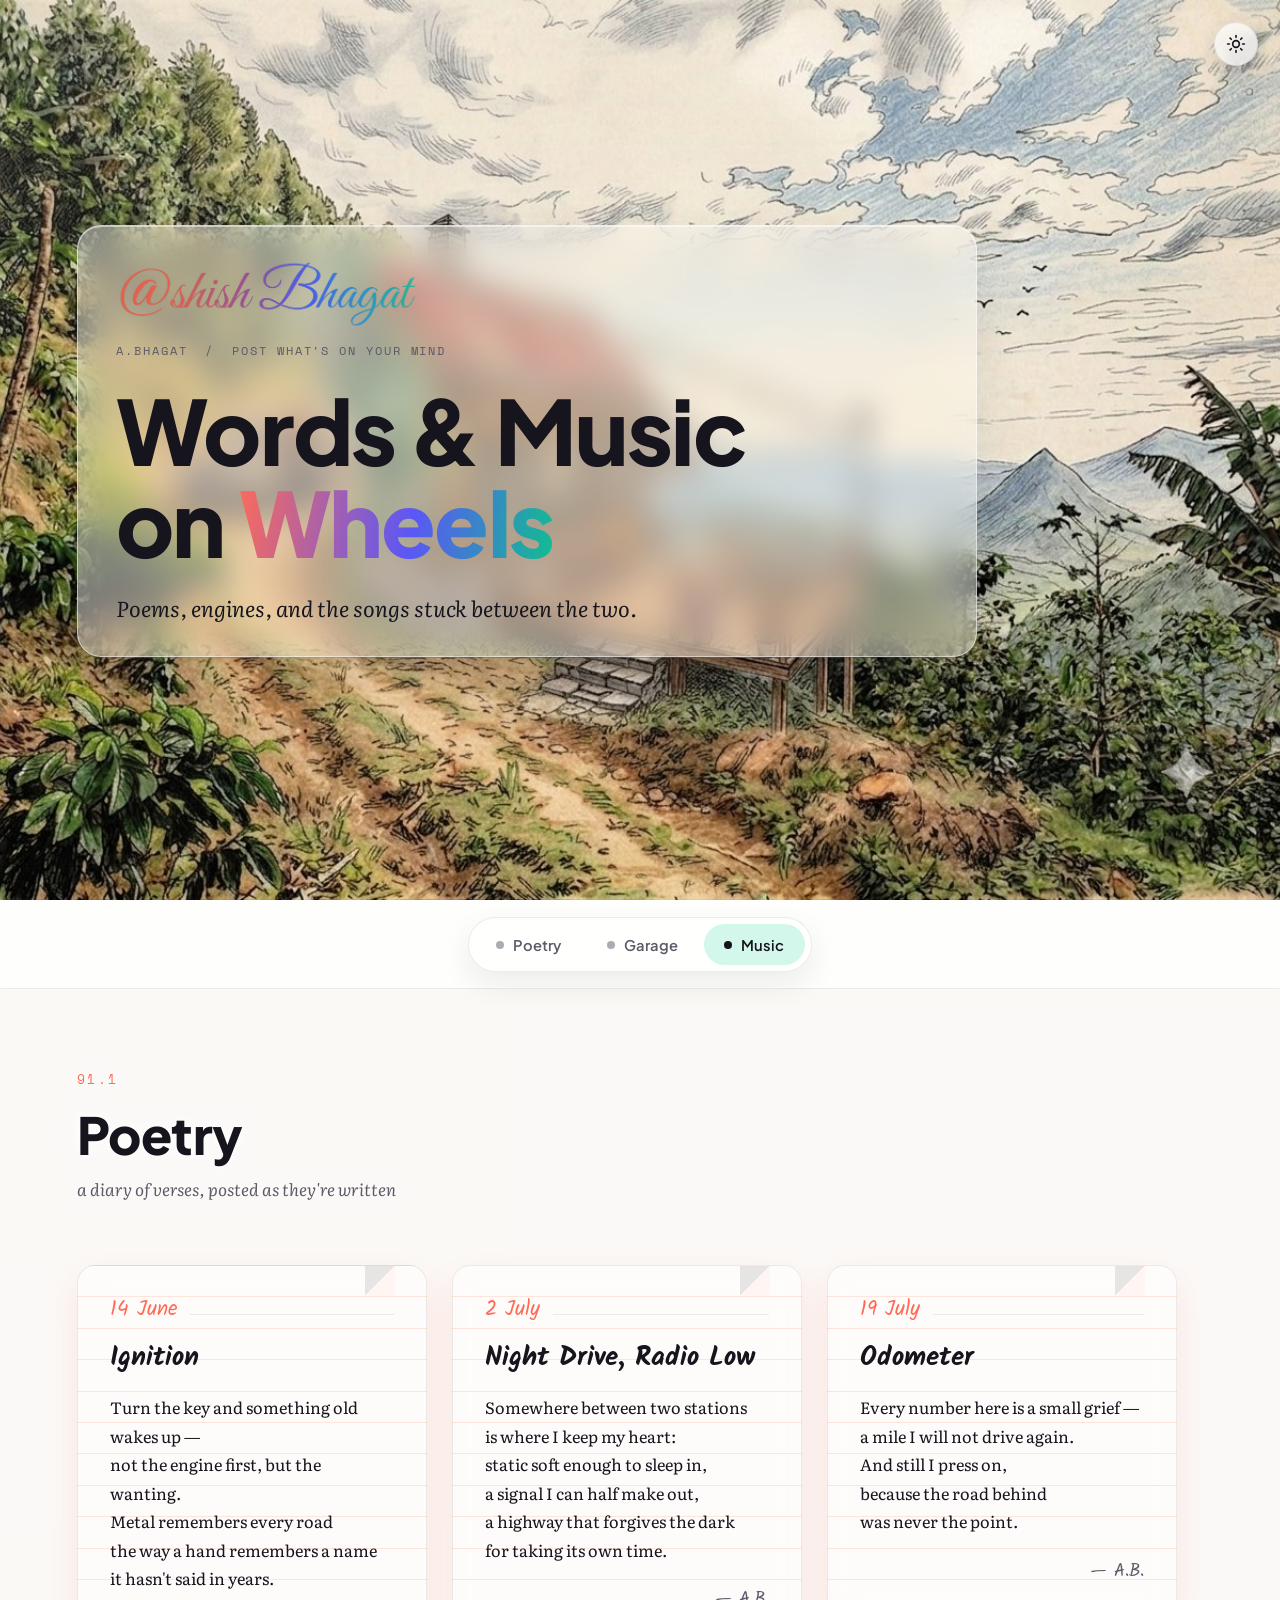
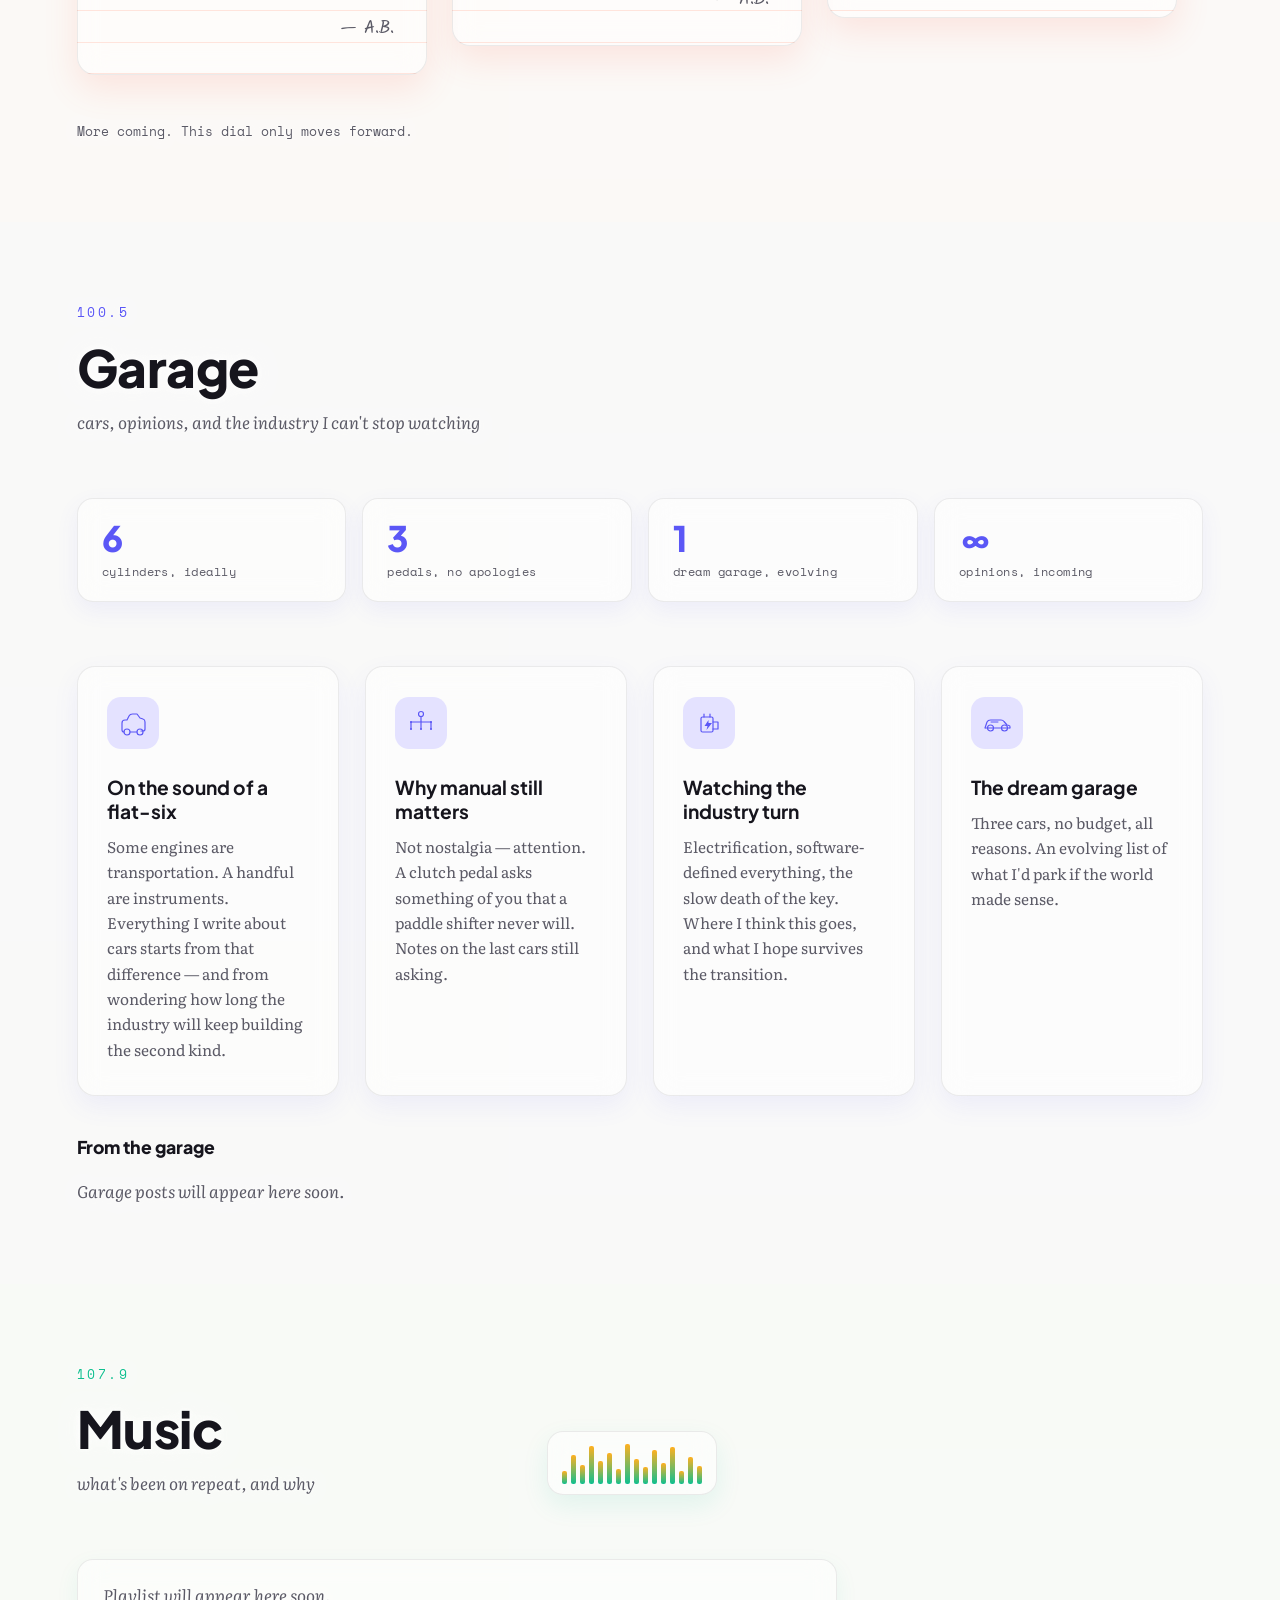
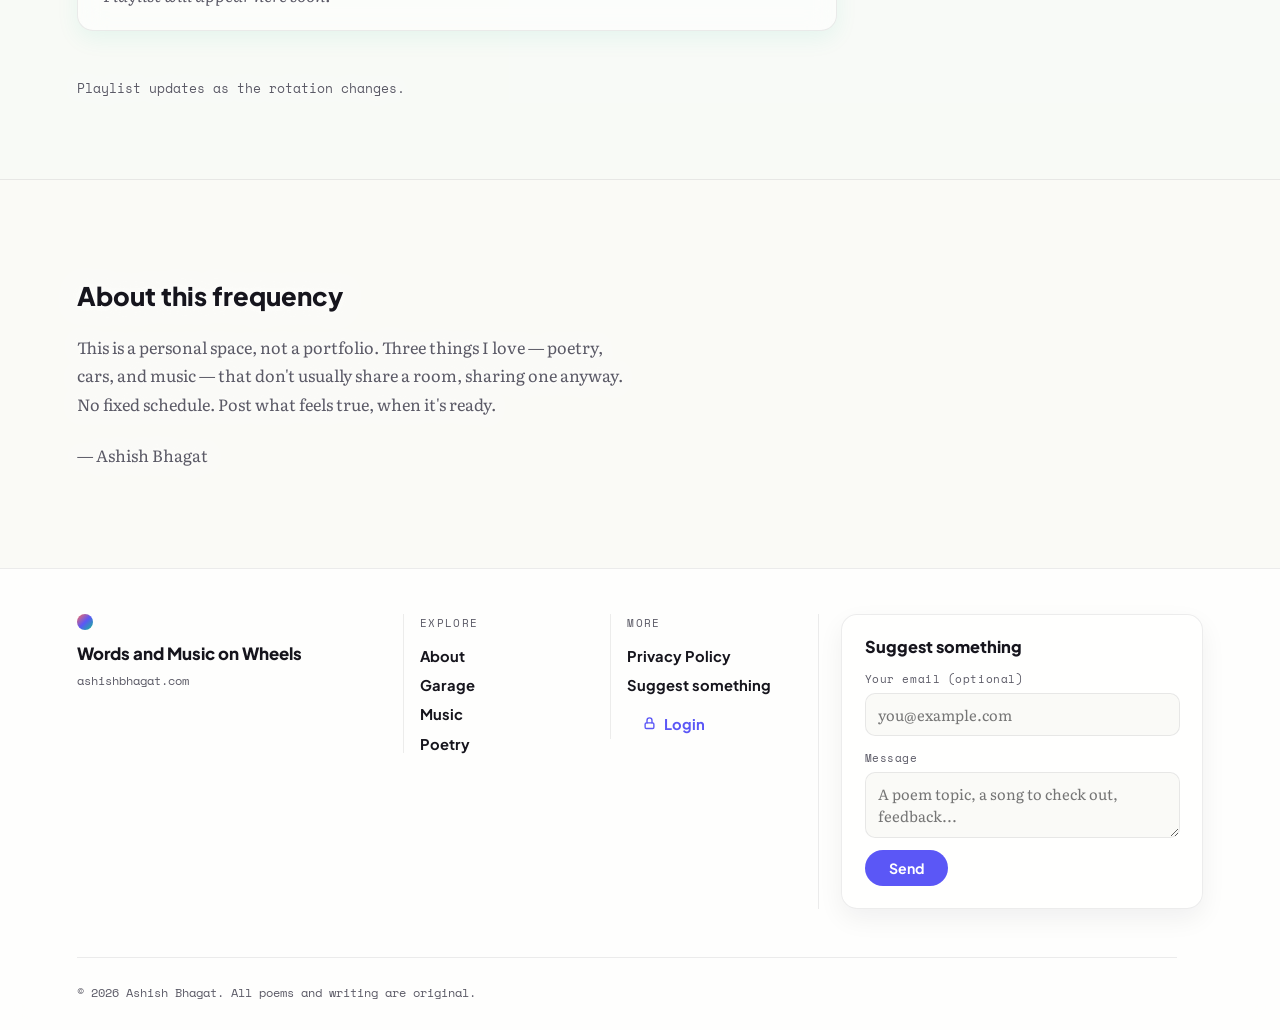
<file: index.html>
<!DOCTYPE html>
<html lang="en">
<head>
<meta charset="UTF-8">
<meta name="viewport" content="width=device-width, initial-scale=1.0">
<title>Words and Music on Wheels — Ashish Bhagat</title>
<meta name="description" content="Poems, engines, and the songs in between. A personal space by Ashish Bhagat.">
<link rel="icon" href="favicon.ico" type="image/x-icon">
<link rel="preconnect" href="https://fonts.googleapis.com">
<link rel="preconnect" href="https://fonts.gstatic.com" crossorigin>
<link href="https://fonts.googleapis.com/css2?family=Plus+Jakarta+Sans:wght@500;600;700;800&family=Literata:ital,wght@0,400;0,500;0,600;1,400&family=Space+Mono:wght@400;700&family=Kalam:wght@400;700&family=Noto+Serif+Devanagari:wght@400;500;600&display=swap" rel="stylesheet">
<link rel="stylesheet" href="styles.css">
  
</head>
<body>

<div class="page-bg" aria-hidden="true"></div>

<button class="theme-toggle" id="themeToggle" aria-label="Toggle dark mode" type="button">
  <svg class="icon-sun" viewBox="0 0 24 24" fill="none" stroke="currentColor" stroke-width="2" stroke-linecap="round" stroke-linejoin="round"><circle cx="12" cy="12" r="4"/><path d="M12 2v2M12 20v2M4.93 4.93l1.41 1.41M17.66 17.66l1.41 1.41M2 12h2M20 12h2M4.93 19.07l1.41-1.41M17.66 6.34l1.41-1.41"/></svg>
  <svg class="icon-moon" viewBox="0 0 24 24" fill="none" stroke="currentColor" stroke-width="2" stroke-linecap="round" stroke-linejoin="round"><path d="M21 12.79A9 9 0 1 1 11.21 3 7 7 0 0 0 21 12.79Z"/></svg>
</button>

<!-- ===== HERO ===== -->
<header class="hero">
  <div class="hero-scene" aria-hidden="true">
    <div class="hero-scrim"></div>
  </div>

  <div class="hero-inner">
    <img src="header-name-gradient-final.png" alt="@shish Bhagat" class="hero-signature">
    <p class="kicker">A.BHAGAT &nbsp;/&nbsp; POST WHAT'S ON YOUR MIND</p>
    <h1 class="hero-title">Words &amp; Music<br>on <span class="grad-text">Wheels</span></h1>
    <p class="hero-sub">Poems, engines, and the songs stuck between the two.</p>
  </div>
</header>

<nav class="segnav" aria-label="Section tuner">
  <div class="segnav-inner">
    <span class="segnav-pill" id="pill"></span>
    <button class="segbtn" data-target="poetry" data-color="coral">
      <span class="dot"></span>Poetry
    </button>
    <button class="segbtn" data-target="garage" data-color="indigo">
      <span class="dot"></span>Garage
    </button>
    <button class="segbtn" data-target="music" data-color="teal">
      <span class="dot"></span>Music
    </button>
  </div>
</nav>


<main>

  <!-- ===== POETRY (diary) ===== -->
  <section id="poetry" class="station station-poetry">
    <div class="station-head">
      <span class="station-freq">91.1</span>
      <h2 class="station-title">Poetry</h2>
      <p class="station-note">a diary of verses, posted as they're written</p>
    </div>

    <div class="diary-stack" id="diary-container">
      <p class="station-note" style="opacity:0.6;">Loading entries…</p>
    </div>

    <p class="station-footer-note">More coming. This dial only moves forward.</p>
  </section>

  <!-- ===== GARAGE ===== -->
  <section id="garage" class="station station-garage">
    <div class="station-head">
      <span class="station-freq">100.5</span>
      <h2 class="station-title">Garage</h2>
      <p class="station-note">cars, opinions, and the industry I can't stop watching</p>
    </div>

    <dl class="spec-strip">
      <div class="spec"><dt>6</dt><dd>cylinders, ideally</dd></div>
      <div class="spec"><dt>3</dt><dd>pedals, no apologies</dd></div>
      <div class="spec"><dt>1</dt><dd>dream garage, evolving</dd></div>
      <div class="spec"><dt>&infin;</dt><dd>opinions, incoming</dd></div>
    </dl>

    <div class="card-grid garage-grid">

      <article class="plate-card">
        <svg class="plate-icon" viewBox="0 0 64 64" aria-hidden="true">
          <path d="M14 50 Q10 50 10 46 L10 32 Q10 26 16 26 L20 26 L24 18 Q26 14 31 14 L40 14 L46 22 L52 24 Q56 25 56 30 L56 44 Q56 48 52 48 L48 48" fill="none" stroke="var(--indigo)" stroke-width="2.4" stroke-linejoin="round" stroke-linecap="round"/>
          <circle cx="20" cy="50" r="6" fill="none" stroke="var(--indigo)" stroke-width="2.4"/>
          <circle cx="46" cy="50" r="6" fill="none" stroke="var(--indigo)" stroke-width="2.4"/>
          <line x1="26" y1="50" x2="40" y2="50" stroke="var(--indigo)" stroke-width="2.4"/>
        </svg>
        <h3>On the sound of a flat-six</h3>
        <p>Some engines are transportation. A handful are instruments. Everything I write about cars starts from that difference &mdash; and from wondering how long the industry will keep building the second kind.</p>
      </article>

      <article class="plate-card">
        <svg class="plate-icon" viewBox="0 0 64 64" aria-hidden="true">
          <circle cx="32" cy="14" r="5" fill="none" stroke="var(--indigo)" stroke-width="2.4"/>
          <line x1="32" y1="19" x2="32" y2="30" stroke="var(--indigo)" stroke-width="2.4"/>
          <path d="M12 30 H52" fill="none" stroke="var(--indigo)" stroke-width="2.4" stroke-linecap="round"/>
          <path d="M12 30 V44 M32 30 V44 M52 30 V44" fill="none" stroke="var(--indigo)" stroke-width="2.4" stroke-linecap="round"/>
          <circle cx="12" cy="44" r="2" fill="var(--indigo)"/>
          <circle cx="32" cy="44" r="2" fill="var(--indigo)"/>
          <circle cx="52" cy="44" r="2" fill="var(--indigo)"/>
          <circle cx="12" cy="30" r="2" fill="var(--indigo)"/>
          <circle cx="52" cy="30" r="2" fill="var(--indigo)"/>
        </svg>
        <h3>Why manual still matters</h3>
        <p>Not nostalgia &mdash; attention. A clutch pedal asks something of you that a paddle shifter never will. Notes on the last cars still asking.</p>
      </article>

      <article class="plate-card">
        <svg class="plate-icon" viewBox="0 0 64 64" aria-hidden="true">
          <rect x="16" y="20" width="24" height="30" rx="3" fill="none" stroke="var(--indigo)" stroke-width="2.4"/>
          <line x1="22" y1="14" x2="22" y2="20" stroke="var(--indigo)" stroke-width="2.4" stroke-linecap="round"/>
          <line x1="34" y1="14" x2="34" y2="20" stroke="var(--indigo)" stroke-width="2.4" stroke-linecap="round"/>
          <path d="M31 26 L23 38 L29 38 L27 46 L38 32 L31 32 Z" fill="var(--indigo)" stroke="none"/>
          <path d="M40 30 H50 V44 H40" fill="none" stroke="var(--indigo)" stroke-width="2.4" stroke-linecap="round" stroke-linejoin="round"/>
        </svg>
        <h3>Watching the industry turn</h3>
        <p>Electrification, software-defined everything, the slow death of the key. Where I think this goes, and what I hope survives the transition.</p>
      </article>

      <article class="plate-card">
        <svg class="plate-icon" viewBox="0 0 64 64" aria-hidden="true">
          <path d="M8 42 L12 30 Q14 26 19 26 L40 26 Q44 26 46 29 L52 36 L56 37 Q58 37 58 40 V42" fill="none" stroke="var(--indigo)" stroke-width="2.4" stroke-linejoin="round" stroke-linecap="round"/>
          <line x1="8" y1="42" x2="58" y2="42" stroke="var(--indigo)" stroke-width="2.4"/>
          <circle cx="19" cy="42" r="6" fill="none" stroke="var(--indigo)" stroke-width="2.4"/>
          <circle cx="47" cy="42" r="6" fill="none" stroke="var(--indigo)" stroke-width="2.4"/>
          <line x1="20" y1="30" x2="34" y2="30" stroke="var(--indigo)" stroke-width="2" stroke-linecap="round"/>
        </svg>
        <h3>The dream garage</h3>
        <p>Three cars, no budget, all reasons. An evolving list of what I'd park if the world made sense.</p>
      </article>

    </div>

    <h3 style="font-family:var(--display); font-weight:800; font-size:1.1rem; margin:2.5rem 0 1.2rem;">From the garage</h3>
    <div class="card-grid garage-grid" id="garage-posts-grid">
      <p class="station-note">Garage posts will appear here soon.</p>
    </div>
  </section>

  <!-- ===== MUSIC ===== -->
  <section id="music" class="station station-sound">
    <div class="station-head sound-head">
      <div>
        <span class="station-freq">107.9</span>
        <h2 class="station-title">Music</h2>
        <p class="station-note">what's been on repeat, and why</p>
      </div>
      <div class="eq-banner" aria-hidden="true">
        <i></i><i></i><i></i><i></i><i></i><i></i><i></i><i></i><i></i><i></i><i></i><i></i><i></i><i></i><i></i><i></i>
      </div>
    </div>

    <div id="music-playlist-embed"></div>
    <ol class="tracklist" id="music-tracklist">
      <li class="track"><p class="station-note">Playlist will appear here soon.</p></li>
    </ol>
    <p class="station-footer-note">Playlist updates as the rotation changes.</p>
  </section>

  <!-- ===== ABOUT ===== -->
  <section id="about" class="about">
    <div class="about-inner">
      <h2>About this frequency</h2>
      <p>This is a personal space, not a portfolio. Three things I love &mdash; poetry, cars, and music &mdash; that don't usually share a room, sharing one anyway. No fixed schedule. Post what feels true, when it's ready.</p>
      <p class="about-signoff">— Ashish Bhagat</p>
    </div>
  </section>

</main>

<footer class="site-footer">
  <div class="footer-grid">

    <div class="footer-col footer-brand">
      <div class="footer-dial" aria-hidden="true"></div>
      <p class="footer-name">Words and Music on Wheels</p>
      <p class="footer-tagline">ashishbhagat.com</p>
    </div>

    <div class="footer-col footer-col-tight">
      <p class="footer-col-title">Explore</p>
      <nav class="footer-nav">
        <a href="#about">About</a>
        <a href="#garage">Garage</a>
        <a href="#music">Music</a>
        <a href="#poetry">Poetry</a>
      </nav>
    </div>

    <div class="footer-col footer-col-tight">
      <p class="footer-col-title">More</p>
      <nav class="footer-nav">
        <a href="privacy.html">Privacy Policy</a>
        <button type="button" class="footer-nav-btn" id="suggestToggle">Suggest something</button>
        <a href="login.html" class="footer-admin-link">
          <svg viewBox="0 0 24 24" width="15" height="15" fill="none" stroke="currentColor" stroke-width="2.2" stroke-linecap="round" stroke-linejoin="round"><rect x="5" y="11" width="14" height="9" rx="2"/><path d="M8 11V7a4 4 0 0 1 8 0v4"/></svg>
          Login
        </a>
      </nav>
    </div>

    <div class="footer-col footer-col-suggest">
      <form id="suggestForm" class="suggest-form" action="https://api.web3forms.com/submit" method="POST" hidden>
        <input type="hidden" name="access_key" value="YOUR_WEB3FORMS_ACCESS_KEY_HERE">
        <input type="hidden" name="subject" value="New suggestion — Words and Music on Wheels">
        <p class="suggest-form-title">Suggest something</p>
        <div class="suggest-row">
          <label class="suggest-label" for="suggestEmail">Your email (optional)</label>
          <input type="email" id="suggestEmail" name="email" class="suggest-input" placeholder="you@example.com">
        </div>
        <div class="suggest-row">
          <label class="suggest-label" for="suggestMessage">Message</label>
          <textarea id="suggestMessage" name="message" class="suggest-textarea" rows="2" placeholder="A poem topic, a song to check out, feedback..." required></textarea>
        </div>
        <div class="suggest-actions">
          <button type="submit" class="suggest-submit">Send</button>
          <p class="suggest-status" id="suggestStatus" aria-live="polite"></p>
        </div>
      </form>
    </div>

  </div>

  <p class="footer-copyright">&copy; 2026 Ashish Bhagat. All poems and writing are original.</p>
</footer>

<script async src="https://www.instagram.com/embed.js"></script>
<script src="script.js"></script>
</body>
</html>
</file>
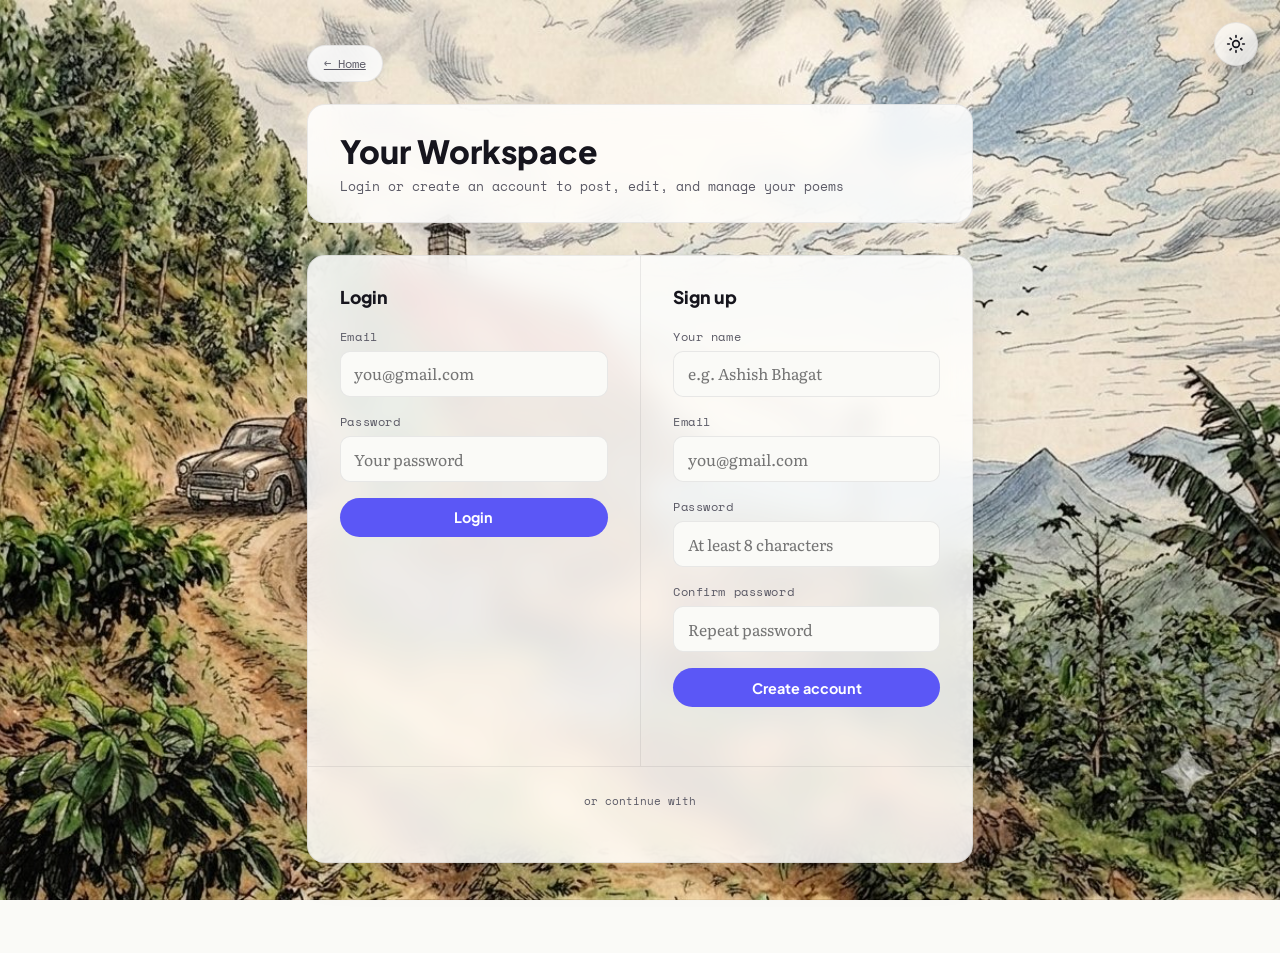
<file: login.html>
<!DOCTYPE html>
<html lang="en">
<head>
<meta charset="UTF-8">
<meta name="viewport" content="width=device-width, initial-scale=1.0">
<title>Login — Your Workspace | Words and Music on Wheels</title>
<meta name="robots" content="noindex, nofollow">
<link rel="icon" href="favicon.ico" type="image/x-icon">
<link rel="preconnect" href="https://fonts.googleapis.com">
<link rel="preconnect" href="https://fonts.gstatic.com" crossorigin>
<link href="https://fonts.googleapis.com/css2?family=Plus+Jakarta+Sans:wght@500;600;700;800&family=Literata:ital,wght@0,400;0,500&family=Space+Mono:wght@400;700&display=swap" rel="stylesheet">
<link rel="stylesheet" href="styles.css">
<script>
  (function(){
    try{
      var saved = localStorage.getItem('wmw_theme');
      if(saved === 'dark' || saved === 'light'){ document.documentElement.setAttribute('data-theme', saved); }
    }catch(e){}
  })();
</script>
<script src="https://accounts.google.com/gsi/client" async defer></script>
<style>
  .admin-wrap{ position:relative; z-index:1; max-width:820px; margin:0 auto; padding:5vh 6vw 10vh; }
  .admin-wrap.in-app{ max-width:1240px; padding-bottom:5vh; }

  .dashboard-grid{ display:grid; grid-template-columns:1fr; align-items:start; gap:2rem; }
  .dashboard-grid.is-admin{ grid-template-columns:1fr 1fr; }
  .dashboard-col{ min-width:0; }
  @media (max-width:960px){
    .dashboard-grid.is-admin{ grid-template-columns:1fr; }
  }

  .content-tabs{ display:flex; gap:0.5rem; margin-bottom:1.4rem; flex-wrap:wrap; }
  .content-tab-btn{
    font-family:var(--display); font-weight:700; font-size:0.85rem; color:var(--ink-soft);
    background:rgba(255,255,255,0.7); border:1px solid var(--line); border-radius:999px;
    padding:0.55rem 1.2rem; cursor:pointer; transition:all 0.15s ease;
  }
  .content-tab-btn.active{ background:var(--indigo); color:#fff; border-color:var(--indigo); }
  .tab-panel[hidden]{ display:none !important; }

  .link-row{
    background:rgba(255,255,255,0.6); border:1px solid var(--line); border-radius:14px;
    padding:1rem 1.2rem; display:flex; justify-content:space-between; align-items:flex-start; gap:1rem;
  }
  .link-row .meta{ font-family:var(--mono); font-size:0.72rem; color:var(--ink-soft); margin-bottom:0.2rem; }
  .link-row h3{ font-size:1.02rem; font-weight:700; margin-bottom:0.3rem; }
  .link-row a.ext-link{ font-family:var(--mono); font-size:0.78rem; color:var(--indigo); word-break:break-all; }
  .link-row p{ font-size:0.85rem; color:var(--ink-soft); margin-top:0.3rem; }
  .link-row .actions{ display:flex; gap:0.5rem; flex-shrink:0; }
  .link-row .actions button{ font-size:0.78rem; padding:0.4rem 0.9rem; width:auto; }
  .top-bar{ display:flex; justify-content:space-between; align-items:center; margin-bottom:1.4rem; }
  .home-link{
    display:inline-flex; align-items:center; gap:0.4rem;
    font-family:var(--mono); font-size:0.78rem; color:var(--ink-soft);
    background:rgba(255,255,255,0.86); border:1px solid var(--line); border-radius:999px;
    padding:0.5rem 1rem; backdrop-filter:blur(10px);
  }
  .home-link:hover{ color:var(--indigo); }

  .admin-header{
    background:rgba(255,255,255,0.86);
    backdrop-filter:blur(14px) saturate(160%);
    -webkit-backdrop-filter:blur(14px) saturate(160%);
    border:1px solid var(--line); border-radius:18px;
    padding:1.6rem 2rem;
    margin-bottom:2rem;
  }
  .admin-wrap h1{ font-size:2rem; font-weight:800; margin-bottom:0.4rem; color:var(--ink); }
  .admin-wrap .sub{ font-family:var(--mono); font-size:0.8rem; color:var(--ink-soft); }

  .gate, .panel{
    background:rgba(255,255,255,0.86);
    backdrop-filter:blur(14px) saturate(160%);
    -webkit-backdrop-filter:blur(14px) saturate(160%);
    border:1px solid var(--line); border-radius:18px;
    box-shadow:0 14px 34px rgba(22,21,29,0.1);
  }
  .panel{ padding:1.8rem 2rem; margin-bottom:2rem; }
  .gate{ padding-bottom:0.4rem; }

  .auth-columns{ display:grid; grid-template-columns:1fr 1fr; align-items:start; gap:0; }
  .auth-col{ padding:1.9rem 2rem; }
  .auth-col + .auth-col{ border-left:1px solid var(--line); }
  .auth-col h2{ font-size:1.1rem; font-weight:800; margin-bottom:1.2rem; color:var(--ink); }

  .field{ display:flex; flex-direction:column; gap:0.4rem; margin-bottom:1rem; }
  .field label{ font-family:var(--mono); font-size:0.72rem; letter-spacing:0.05em; color:var(--ink-soft); }
  .field input, .field textarea{
    font-family:var(--serif); font-size:0.98rem; color:var(--ink);
    background:var(--bg); border:1px solid var(--line); border-radius:10px;
    padding:0.65rem 0.85rem; resize:vertical;
  }
  .field input:focus, .field textarea:focus{ outline:2px solid var(--indigo); outline-offset:1px; }
  .btn{
    background:var(--indigo); color:#fff; border:none; border-radius:999px;
    padding:0.65rem 1.5rem; font-family:var(--display); font-weight:700;
    font-size:0.9rem; cursor:pointer; transition:opacity 0.2s ease; width:100%;
  }
  .btn:hover{ opacity:0.88; }
  .btn.danger{ background:var(--coral); }
  .btn.ghost{ background:none; border:1px solid var(--line); color:var(--ink-soft); width:auto; }
  .status{ font-family:var(--mono); font-size:0.8rem; margin-top:0.8rem; min-height:1.2em; }
  .status.error{ color:var(--coral); }
  .status.ok{ color:var(--teal); }

  .google-section{ border-top:1px solid var(--line); padding:1.6rem 2rem 1.8rem; text-align:center; }
  .divider{ font-family:var(--mono); font-size:0.7rem; color:var(--ink-soft); margin-bottom:1.1rem; }
  .google-btn-wrap{ display:flex; justify-content:center; }

  .entry-list{ display:flex; flex-direction:column; gap:1rem; }
  .entry-row{
    background:rgba(255,255,255,0.6); border:1px solid var(--line); border-radius:14px;
    padding:1rem 1.2rem; display:flex; justify-content:space-between; align-items:flex-start; gap:1rem;
  }
  .entry-row .meta{ font-family:var(--mono); font-size:0.72rem; color:var(--ink-soft); margin-bottom:0.2rem; }
  .entry-row h3{ font-size:1.05rem; font-weight:700; margin-bottom:0.3rem; }
  .entry-row .actions{ display:flex; gap:0.5rem; flex-shrink:0; }
  .entry-row .actions button{ font-size:0.78rem; padding:0.4rem 0.9rem; width:auto; }

  .user-table{ width:100%; border-collapse:collapse; font-family:var(--serif); font-size:0.9rem; }
  .user-table th{ text-align:left; font-family:var(--mono); font-size:0.7rem; letter-spacing:0.05em; color:var(--ink-soft); padding:0.5rem 0.8rem; border-bottom:1px solid var(--line); }
  .user-table td{ padding:0.6rem 0.8rem; border-bottom:1px solid var(--line); color:var(--ink); }

  .admin-badge{
    display:inline-block; font-family:var(--mono); font-size:0.68rem;
    background:var(--indigo-soft); color:var(--indigo); padding:0.2rem 0.6rem; border-radius:999px;
    margin-left:0.6rem; vertical-align:middle;
  }

  .session-bar{
    display:flex; justify-content:space-between; align-items:center;
    margin-bottom:1.6rem; font-family:var(--mono); font-size:0.8rem; color:var(--ink-soft);
    background:rgba(255,255,255,0.86);
    backdrop-filter:blur(14px) saturate(160%);
    -webkit-backdrop-filter:blur(14px) saturate(160%);
    border:1px solid var(--line); border-radius:14px;
    padding:0.9rem 1.3rem;
  }
  .session-bar button{ width:auto; padding:0.45rem 1.1rem; font-size:0.8rem; }

  [hidden]{ display:none !important; }

  @media (max-width:640px){
    .auth-columns{ grid-template-columns:1fr; }
    .auth-col + .auth-col{ border-left:none; border-top:1px solid var(--line); }
  }
</style>
</head>
<body>
<div class="page-bg" aria-hidden="true"></div>

<button class="theme-toggle" id="themeToggle" aria-label="Toggle dark mode" type="button">
  <svg class="icon-sun" viewBox="0 0 24 24" fill="none" stroke="currentColor" stroke-width="2" stroke-linecap="round" stroke-linejoin="round"><circle cx="12" cy="12" r="4"/><path d="M12 2v2M12 20v2M4.93 4.93l1.41 1.41M17.66 17.66l1.41 1.41M2 12h2M20 12h2M4.93 19.07l1.41-1.41M17.66 6.34l1.41-1.41"/></svg>
  <svg class="icon-moon" viewBox="0 0 24 24" fill="none" stroke="currentColor" stroke-width="2" stroke-linecap="round" stroke-linejoin="round"><path d="M21 12.79A9 9 0 1 1 11.21 3 7 7 0 0 0 21 12.79Z"/></svg>
</button>

<div class="admin-wrap" id="adminWrap">
  <div class="top-bar">
    <a href="index.html" class="home-link">&larr; Home</a>
  </div>

  <div class="admin-header">
    <h1>Your Workspace</h1>
    <p class="sub">Login or create an account to post, edit, and manage your poems</p>
  </div>

  <div class="gate" id="authGate">
    <div class="auth-columns">
      <div class="auth-col">
        <h2>Login</h2>
        <div class="field">
          <label for="loginEmail">Email</label>
          <input type="email" id="loginEmail" placeholder="you@gmail.com">
        </div>
        <div class="field">
          <label for="loginPassword">Password</label>
          <input type="password" id="loginPassword" placeholder="Your password">
        </div>
        <button class="btn" id="loginBtn">Login</button>
        <p class="status" id="loginStatus"></p>
      </div>

      <div class="auth-col">
        <h2>Sign up</h2>
        <div class="field">
          <label for="signupName">Your name</label>
          <input type="text" id="signupName" placeholder="e.g. Ashish Bhagat">
        </div>
        <div class="field">
          <label for="signupEmail">Email</label>
          <input type="email" id="signupEmail" placeholder="you@gmail.com">
        </div>
        <div class="field">
          <label for="signupPassword">Password</label>
          <input type="password" id="signupPassword" placeholder="At least 8 characters">
        </div>
        <div class="field">
          <label for="signupPassword2">Confirm password</label>
          <input type="password" id="signupPassword2" placeholder="Repeat password">
        </div>
        <button class="btn" id="signupBtn">Create account</button>
        <p class="status" id="signupStatus"></p>
      </div>
    </div>

    <div class="google-section">
      <div class="divider">or continue with</div>
      <div class="google-btn-wrap"><div id="googleBtn"></div></div>
    </div>
  </div>

  <div id="app" hidden>
    <div class="session-bar">
      <span id="sessionEmail"></span>
      <button class="btn ghost" id="logoutBtn">Log out</button>
    </div>

    <div class="panel" id="seedPanel" hidden>
      <h2 style="font-size:1.2rem; font-weight:800; margin-bottom:0.6rem;">First time setup</h2>
      <p style="font-family:var(--serif); font-size:0.92rem; color:var(--ink-soft); margin-bottom:1rem;">
        Your storage is empty. If you had the original 3 poems on the site before, import them here once.
      </p>
      <button class="btn ghost" id="seedBtn">Import original 3 poems</button>
      <p class="status" id="seedStatus"></p>
    </div>

    <div class="content-tabs" id="contentTabs">
      <button class="content-tab-btn active" data-tab="poetry" type="button">Poetry</button>
      <button class="content-tab-btn" data-tab="garage" type="button">Garage</button>
      <button class="content-tab-btn" data-tab="music" type="button">Music</button>
      <button class="content-tab-btn" data-tab="users" id="usersTabBtn" type="button" hidden>Users</button>
    </div>

    <div class="tab-panel" data-tab-panel="poetry">
      <div class="dashboard-grid" id="poetryGrid">
        <div class="dashboard-col">
          <div class="panel">
            <h2 style="font-size:1.2rem; font-weight:800; margin-bottom:1rem;">Add a new poem</h2>
            <div class="field">
              <label for="pDate">Date label (e.g. "14 June")</label>
              <input type="text" id="pDate" placeholder="14 June">
            </div>
            <div class="field">
              <label for="pTitle">Title</label>
              <input type="text" id="pTitle" placeholder="Poem title">
            </div>
            <div class="field">
              <label for="pBody">Lines (one per line)</label>
              <textarea id="pBody" rows="6" placeholder="Line one&#10;Line two&#10;Line three"></textarea>
            </div>
            <div class="field">
              <label for="pSign">Sign-off</label>
              <input type="text" id="pSign" value="— A.B.">
            </div>
            <button class="btn" id="addBtn" style="width:auto;">Add poem</button>
            <p class="status" id="addStatus"></p>
          </div>

          <div class="panel">
            <h2 style="font-size:1.2rem; font-weight:800; margin-bottom:1rem;">My poems</h2>
            <div class="entry-list" id="entryList"></div>
          </div>
        </div>

        <div class="dashboard-col">
          <div class="panel" id="adminPoemsPanel" hidden>
            <h2 style="font-size:1.2rem; font-weight:800; margin-bottom:1rem;">All poems <span class="admin-badge">Admin</span></h2>
            <div class="entry-list" id="adminEntryList"></div>
          </div>
        </div>
      </div>
    </div>

    <div class="tab-panel" data-tab-panel="garage" hidden>
      <div class="dashboard-grid" id="garageGrid">
        <div class="dashboard-col">
          <div class="panel">
            <h2 style="font-size:1.2rem; font-weight:800; margin-bottom:0.4rem;">Add a garage post</h2>
            <p style="font-family:var(--serif); font-size:0.88rem; color:var(--ink-soft); margin-bottom:1rem;">
              Post the picture on your own Instagram first, then paste the post/reel link here — the photo is pulled straight from Instagram, nothing is uploaded to this site.
            </p>
            <div class="field">
              <label for="gUrl">Instagram post URL</label>
              <input type="url" id="gUrl" placeholder="https://www.instagram.com/p/XXXXXXXXXXX/">
            </div>
            <div class="field">
              <label for="gCaption">Caption (optional)</label>
              <textarea id="gCaption" rows="3" placeholder="A line or two about this one"></textarea>
            </div>
            <button class="btn" id="garageAddBtn" style="width:auto;">Add post</button>
            <p class="status" id="garageAddStatus"></p>
          </div>

          <div class="panel">
            <h2 style="font-size:1.2rem; font-weight:800; margin-bottom:1rem;">My garage posts</h2>
            <div class="entry-list" id="garageEntryList"></div>
          </div>
        </div>

        <div class="dashboard-col">
          <div class="panel" id="adminGaragePanel" hidden>
            <h2 style="font-size:1.2rem; font-weight:800; margin-bottom:1rem;">All garage posts <span class="admin-badge">Admin</span></h2>
            <div class="entry-list" id="adminGarageEntryList"></div>
          </div>
        </div>
      </div>
    </div>

    <div class="tab-panel" data-tab-panel="music" hidden>
      <div class="dashboard-grid" id="musicGrid">
        <div class="dashboard-col">
          <div class="panel">
            <h2 style="font-size:1.2rem; font-weight:800; margin-bottom:0.4rem;">Add a track</h2>
            <p style="font-family:var(--serif); font-size:0.88rem; color:var(--ink-soft); margin-bottom:1rem;">
              Paste a YouTube link. Every track added here joins one shared playlist on the homepage.
            </p>
            <div class="field">
              <label for="mUrl">YouTube URL</label>
              <input type="url" id="mUrl" placeholder="https://www.youtube.com/watch?v=XXXXXXXXXXX">
            </div>
            <div class="field">
              <label for="mTitle">Title</label>
              <input type="text" id="mTitle" placeholder="Song title">
            </div>
            <div class="field">
              <label for="mNote">Note (optional)</label>
              <textarea id="mNote" rows="3" placeholder="Why this one's in rotation"></textarea>
            </div>
            <button class="btn" id="musicAddBtn" style="width:auto;">Add track</button>
            <p class="status" id="musicAddStatus"></p>
          </div>

          <div class="panel">
            <h2 style="font-size:1.2rem; font-weight:800; margin-bottom:1rem;">My tracks</h2>
            <div class="entry-list" id="musicEntryList"></div>
          </div>
        </div>

        <div class="dashboard-col">
          <div class="panel" id="adminMusicPanel" hidden>
            <h2 style="font-size:1.2rem; font-weight:800; margin-bottom:1rem;">All tracks <span class="admin-badge">Admin</span></h2>
            <div class="entry-list" id="adminMusicEntryList"></div>
          </div>
        </div>
      </div>
    </div>

    <div class="tab-panel" data-tab-panel="users" id="usersTabPanel" hidden>
      <div class="panel" id="adminUsersPanel">
        <h2 style="font-size:1.2rem; font-weight:800; margin-bottom:1rem;">Registered users <span class="admin-badge">Admin</span></h2>
        <table class="user-table" id="userTable">
          <thead><tr><th>Name</th><th>Email</th><th>Signed up via</th><th>Joined</th></tr></thead>
          <tbody id="userTableBody"></tbody>
        </table>
      </div>
    </div>
  </div>
</div>

<script>
(function(){
  var toggle = document.getElementById('themeToggle');
  if(toggle){
    toggle.addEventListener('click', function(){
      var current = document.documentElement.getAttribute('data-theme') === 'dark' ? 'dark' : 'light';
      var next = current === 'dark' ? 'light' : 'dark';
      document.documentElement.setAttribute('data-theme', next);
      try{ localStorage.setItem('wmw_theme', next); }catch(e){}
    });
  }
})();

(function(){
  var API_BASE = "https://wmw-poems-api.ash-bhagat0511.workers.dev";
  var GOOGLE_CLIENT_ID = "236184694606-giqg94l88p9u8l5ocvkvpla6g1ugvphi.apps.googleusercontent.com";

  var authGate = document.getElementById('authGate');
  var app = document.getElementById('app');
  var sessionEmailEl = document.getElementById('sessionEmail');
  var seedPanel = document.getElementById('seedPanel');
  var adminPoemsPanel = document.getElementById('adminPoemsPanel');
  var adminGaragePanel = document.getElementById('adminGaragePanel');
  var adminMusicPanel = document.getElementById('adminMusicPanel');
  var adminUsersPanel = document.getElementById('adminUsersPanel');
  var usersTabBtn = document.getElementById('usersTabBtn');
  var poetryGrid = document.getElementById('poetryGrid');
  var garageGrid = document.getElementById('garageGrid');
  var musicGrid = document.getElementById('musicGrid');
  var adminWrap = document.getElementById('adminWrap');

  var token = null, userEmail = null, userIsAdmin = false;

  function escapeHtml(s){
    return String(s).replace(/[&<>"']/g, function(c){
      return {'&':'&amp;','<':'&lt;','>':'&gt;','"':'&quot;',"'":'&#39;'}[c];
    });
  }
  function authHeaders(){ return { 'Authorization': 'Bearer ' + token, 'Content-Type': 'application/json' }; }

  // ---- Content tabs (Poetry / Garage / Music / Users) ----
  (function(){
    var tabButtons = Array.prototype.slice.call(document.querySelectorAll('.content-tab-btn'));
    var tabPanels = Array.prototype.slice.call(document.querySelectorAll('.tab-panel'));
    tabButtons.forEach(function(btn){
      btn.addEventListener('click', function(){
        tabButtons.forEach(function(b){ b.classList.toggle('active', b === btn); });
        tabPanels.forEach(function(p){ p.hidden = (p.dataset.tabPanel !== btn.dataset.tab); });
      });
    });
  })();

  function saveSession(t, email, isAdminFlag){
    token = t; userEmail = email; userIsAdmin = !!isAdminFlag;
    try { localStorage.setItem('wmw_session', JSON.stringify({ token: t, email: email, isAdmin: userIsAdmin })); } catch(e){}
    enterApp();
  }
  function clearSession(){
    token = null; userEmail = null; userIsAdmin = false;
    try { localStorage.removeItem('wmw_session'); } catch(e){}
    app.hidden = true; authGate.hidden = false;
    if(adminWrap) adminWrap.classList.remove('in-app');
  }
  function enterApp(){
    authGate.hidden = true; app.hidden = false;
    if(adminWrap) adminWrap.classList.add('in-app');
    sessionEmailEl.textContent = 'Logged in as ' + userEmail + (userIsAdmin ? ' (admin)' : '');
    seedPanel.hidden = !userIsAdmin;
    adminPoemsPanel.hidden = !userIsAdmin;
    adminGaragePanel.hidden = !userIsAdmin;
    adminMusicPanel.hidden = !userIsAdmin;
    if(usersTabBtn) usersTabBtn.hidden = !userIsAdmin;
    if(poetryGrid) poetryGrid.classList.toggle('is-admin', userIsAdmin);
    if(garageGrid) garageGrid.classList.toggle('is-admin', userIsAdmin);
    if(musicGrid) musicGrid.classList.toggle('is-admin', userIsAdmin);
    loadMyPoems();
    loadMyGarage();
    loadMyMusic();
    if(userIsAdmin){ loadAllPoemsAdmin(); loadAllGarageAdmin(); loadAllMusicAdmin(); loadUsers(); }
  }

  try {
    var saved = JSON.parse(localStorage.getItem('wmw_session') || 'null');
    if(saved && saved.token && saved.email){
      // Show the app immediately with the cached admin flag, then re-check
      // with the server in the background. The cached flag can be stale
      // (e.g. it was saved as `false` before ADMIN_EMAIL was configured
      // on the Worker) — without this refresh, "log out and log back in"
      // is the ONLY thing that updates it, and the admin panels stay
      // hidden forever otherwise even after the server-side config is fixed.
      saveSession(saved.token, saved.email, saved.isAdmin);
      token = saved.token; // needed by authHeaders() before saveSession's own assignment settles
      fetch(API_BASE + '/admin/check', { headers: authHeaders() })
        .then(function(r){ return r.json(); })
        .then(function(d){
          if(typeof d.isAdmin === 'boolean' && d.isAdmin !== userIsAdmin){
            saveSession(saved.token, saved.email, d.isAdmin);
          }
        })
        .catch(function(){ /* offline or Worker unreachable — keep cached state */ });
    }
  } catch(e){}

  document.getElementById('logoutBtn').addEventListener('click', clearSession);

  // ---- Login ----
  document.getElementById('loginBtn').addEventListener('click', function(){
    var email = document.getElementById('loginEmail').value.trim();
    var password = document.getElementById('loginPassword').value;
    var status = document.getElementById('loginStatus');
    if(!email || !password){ status.textContent = 'Enter your email and password.'; status.className = 'status error'; return; }
    status.textContent = 'Logging in…'; status.className = 'status';
    fetch(API_BASE + '/auth/login', {
      method: 'POST', headers: { 'Content-Type': 'application/json' },
      body: JSON.stringify({ email: email, password: password })
    })
      .then(function(r){ return r.json().then(function(d){ return { ok: r.ok, data: d }; }); })
      .then(function(res){
        if(!res.ok) throw new Error(res.data.error || 'Login failed');
        status.textContent = '';
        saveSession(res.data.token, res.data.email, res.data.isAdmin);
      })
      .catch(function(err){ status.textContent = err.message; status.className = 'status error'; });
  });

  // ---- Sign up ----
  document.getElementById('signupBtn').addEventListener('click', function(){
    var name = document.getElementById('signupName').value.trim();
    var email = document.getElementById('signupEmail').value.trim();
    var password = document.getElementById('signupPassword').value;
    var password2 = document.getElementById('signupPassword2').value;
    var status = document.getElementById('signupStatus');

    if(!name){ status.textContent = 'Enter your name.'; status.className = 'status error'; return; }
    if(!email || !password){ status.textContent = 'Enter an email and password.'; status.className = 'status error'; return; }
    if(password.length < 8){ status.textContent = 'Password must be at least 8 characters.'; status.className = 'status error'; return; }
    if(password !== password2){ status.textContent = 'Passwords do not match.'; status.className = 'status error'; return; }

    status.textContent = 'Creating account…'; status.className = 'status';
    fetch(API_BASE + '/auth/signup', {
      method: 'POST', headers: { 'Content-Type': 'application/json' },
      body: JSON.stringify({ name: name, email: email, password: password })
    })
      .then(function(r){ return r.json().then(function(d){ return { ok: r.ok, data: d }; }); })
      .then(function(res){
        if(!res.ok) throw new Error(res.data.error || 'Sign up failed');
        status.textContent = '';
        saveSession(res.data.token, res.data.email, res.data.isAdmin);
      })
      .catch(function(err){ status.textContent = err.message; status.className = 'status error'; });
  });

  // ---- Google Sign-In ----
  function handleGoogleCredential(response){
    fetch(API_BASE + '/auth/google', {
      method: 'POST', headers: { 'Content-Type': 'application/json' },
      body: JSON.stringify({ credential: response.credential })
    })
      .then(function(r){ return r.json().then(function(d){ return { ok: r.ok, data: d }; }); })
      .then(function(res){
        if(!res.ok) throw new Error(res.data.error || 'Google sign-in failed');
        saveSession(res.data.token, res.data.email, res.data.isAdmin);
      })
      .catch(function(err){
        var status = document.getElementById('loginStatus');
        status.textContent = err.message; status.className = 'status error';
      });
  }
  window.addEventListener('load', function(){
    if(window.google && google.accounts && google.accounts.id){
      google.accounts.id.initialize({ client_id: GOOGLE_CLIENT_ID, callback: handleGoogleCredential });
      google.accounts.id.renderButton(document.getElementById('googleBtn'), { theme: 'outline', size: 'large', width: 260 });
    }
  });

  // ---- My poems (kept in memory, updated optimistically) ----
  var myPoems = [];
  var allPoemsAdmin = [];

  function renderList(container, poems, emptyMsg){
    if(!poems.length){ container.innerHTML = '<p class="status">' + emptyMsg + '</p>'; return; }
    container.innerHTML = '';
    poems.forEach(function(poem){ container.appendChild(renderRow(poem)); });
  }

  function loadMyPoems(){
    var entryList = document.getElementById('entryList');
    entryList.innerHTML = '<p class="status">Loading…</p>';
    fetch(API_BASE + '/poems/mine', { headers: authHeaders() })
      .then(function(r){ return r.json(); })
      .then(function(poems){
        myPoems = poems;
        renderList(entryList, myPoems, "You haven't posted any poems yet.");
      })
      .catch(function(err){ entryList.innerHTML = '<p class="status error">Could not load: ' + escapeHtml(err.message) + '</p>'; });
  }

  function loadAllPoemsAdmin(){
    var entryList = document.getElementById('adminEntryList');
    entryList.innerHTML = '<p class="status">Loading…</p>';
    fetch(API_BASE + '/poems')
      .then(function(r){ return r.json().then(function(d){ return { ok: r.ok, status: r.status, data: d }; }); })
      .then(function(res){
        if(!res.ok) throw new Error((res.data && res.data.error) || ('Request failed (' + res.status + ')'));
        allPoemsAdmin = res.data;
        renderList(entryList, allPoemsAdmin, 'No poems yet.');
      })
      .catch(function(err){ entryList.innerHTML = '<p class="status error">Could not load: ' + escapeHtml(err.message) + '</p>'; });
  }

  function loadUsers(){
    var body = document.getElementById('userTableBody');
    body.innerHTML = '<tr><td colspan="4">Loading…</td></tr>';
    fetch(API_BASE + '/admin/users', { headers: authHeaders() })
      .then(function(r){ return r.json().then(function(d){ return { ok: r.ok, status: r.status, data: d }; }); })
      .then(function(res){
        // Surface real errors (403 not-admin, 401 expired session, 404 old
        // worker version without this route, 500 misconfigured KV binding,
        // etc) instead of silently showing "No users yet" for all of them.
        if(!res.ok){
          throw new Error((res.data && res.data.error) || ('Request failed (HTTP ' + res.status + '). If this is 404, the Worker deployed on Cloudflare is missing the /admin/users route — re-paste the latest worker.js into the Worker\'s code editor and deploy.'));
        }
        var users = res.data;
        if(!Array.isArray(users) || !users.length){ body.innerHTML = '<tr><td colspan="4">No users yet.</td></tr>'; return; }
        body.innerHTML = '';
        users.forEach(function(u){
          var tr = document.createElement('tr');
          var joined = u.createdAt ? new Date(u.createdAt).toLocaleDateString() : '—';
          tr.innerHTML =
            '<td>' + escapeHtml(u.name || '—') + '</td>' +
            '<td>' + escapeHtml(u.email) + '</td>' +
            '<td>' + escapeHtml(u.provider || '—') + '</td>' +
            '<td>' + escapeHtml(joined) + '</td>';
          body.appendChild(tr);
        });
      })
      .catch(function(err){ body.innerHTML = '<tr><td colspan="4" class="status error">Could not load: ' + escapeHtml(err.message) + '</td></tr>'; });
  }

  function renderRow(poem){
    var row = document.createElement('div');
    row.className = 'entry-row';
    row.innerHTML =
      '<div>' +
        '<div class="meta">' + escapeHtml(poem.date || '') + (poem.author ? ' · ' + escapeHtml(poem.author) : '') + '</div>' +
        '<h3>' + escapeHtml(poem.title) + '</h3>' +
        '<div style="font-size:0.85rem; color:var(--ink-soft); white-space:pre-line;">' + escapeHtml(poem.body.join('\n')) + '</div>' +
      '</div>' +
      '<div class="actions"><button class="btn ghost" data-action="delete" data-kind="poems" data-id="' + poem.id + '">Delete</button></div>';
    return row;
  }

  // Adds a freshly-saved poem straight into the visible lists — avoids
  // relying on an immediate re-read from storage, which can lag briefly.
  function addPoemToLocalState(poem){
    myPoems.push(poem);
    renderList(document.getElementById('entryList'), myPoems, "You haven't posted any poems yet.");
    if(userIsAdmin){
      allPoemsAdmin.push(poem);
      renderList(document.getElementById('adminEntryList'), allPoemsAdmin, 'No poems yet.');
    }
  }
  function removePoemFromLocalState(id){
    myPoems = myPoems.filter(function(p){ return p.id !== id; });
    renderList(document.getElementById('entryList'), myPoems, "You haven't posted any poems yet.");
    if(userIsAdmin){
      allPoemsAdmin = allPoemsAdmin.filter(function(p){ return p.id !== id; });
      renderList(document.getElementById('adminEntryList'), allPoemsAdmin, 'No poems yet.');
    }
  }

  // ---- Garage (Instagram links) ----
  var myGarage = [], allGarageAdmin = [];

  function renderLinkList(container, items, emptyMsg, rowFn){
    if(!items.length){ container.innerHTML = '<p class="status">' + emptyMsg + '</p>'; return; }
    container.innerHTML = '';
    items.forEach(function(item){ container.appendChild(rowFn(item)); });
  }

  function renderGarageRow(post){
    var row = document.createElement('div');
    row.className = 'link-row';
    row.innerHTML =
      '<div>' +
        '<div class="meta">' + (post.author ? escapeHtml(post.author) + ' · ' : '') + new Date(post.createdAt || Date.now()).toLocaleDateString() + '</div>' +
        (post.caption ? '<p>' + escapeHtml(post.caption) + '</p>' : '') +
        '<a class="ext-link" href="' + escapeHtml(post.instagramUrl) + '" target="_blank" rel="noopener">' + escapeHtml(post.instagramUrl) + '</a>' +
      '</div>' +
      '<div class="actions"><button class="btn ghost" data-action="delete" data-kind="garage" data-id="' + post.id + '">Delete</button></div>';
    return row;
  }

  function addGarageToLocalState(post){
    myGarage.push(post);
    renderLinkList(document.getElementById('garageEntryList'), myGarage, "You haven't posted anything to the garage yet.", renderGarageRow);
    if(userIsAdmin){
      allGarageAdmin.push(post);
      renderLinkList(document.getElementById('adminGarageEntryList'), allGarageAdmin, 'No garage posts yet.', renderGarageRow);
    }
  }
  function removeGarageFromLocalState(id){
    myGarage = myGarage.filter(function(p){ return p.id !== id; });
    renderLinkList(document.getElementById('garageEntryList'), myGarage, "You haven't posted anything to the garage yet.", renderGarageRow);
    if(userIsAdmin){
      allGarageAdmin = allGarageAdmin.filter(function(p){ return p.id !== id; });
      renderLinkList(document.getElementById('adminGarageEntryList'), allGarageAdmin, 'No garage posts yet.', renderGarageRow);
    }
  }

  function loadMyGarage(){
    var el = document.getElementById('garageEntryList');
    el.innerHTML = '<p class="status">Loading…</p>';
    fetch(API_BASE + '/garage/mine', { headers: authHeaders() })
      .then(function(r){ return r.json().then(function(d){ return { ok:r.ok, status:r.status, data:d }; }); })
      .then(function(res){
        if(!res.ok) throw new Error((res.data && res.data.error) || ('Request failed (' + res.status + ')'));
        myGarage = res.data;
        renderLinkList(el, myGarage, "You haven't posted anything to the garage yet.", renderGarageRow);
      })
      .catch(function(err){ el.innerHTML = '<p class="status error">Could not load: ' + escapeHtml(err.message) + '</p>'; });
  }

  function loadAllGarageAdmin(){
    var el = document.getElementById('adminGarageEntryList');
    el.innerHTML = '<p class="status">Loading…</p>';
    fetch(API_BASE + '/garage')
      .then(function(r){ return r.json().then(function(d){ return { ok:r.ok, status:r.status, data:d }; }); })
      .then(function(res){
        if(!res.ok) throw new Error((res.data && res.data.error) || ('Request failed (' + res.status + ')'));
        allGarageAdmin = res.data;
        renderLinkList(el, allGarageAdmin, 'No garage posts yet.', renderGarageRow);
      })
      .catch(function(err){ el.innerHTML = '<p class="status error">Could not load: ' + escapeHtml(err.message) + '</p>'; });
  }

  // ---- Music (YouTube links, one shared playlist) ----
  var myMusic = [], allMusicAdmin = [];

  function renderMusicRow(track){
    var row = document.createElement('div');
    row.className = 'link-row';
    row.innerHTML =
      '<div>' +
        '<div class="meta">' + (track.author ? escapeHtml(track.author) + ' · ' : '') + new Date(track.createdAt || Date.now()).toLocaleDateString() + '</div>' +
        '<h3>' + escapeHtml(track.title) + '</h3>' +
        (track.note ? '<p>' + escapeHtml(track.note) + '</p>' : '') +
        '<a class="ext-link" href="' + escapeHtml(track.youtubeUrl) + '" target="_blank" rel="noopener">' + escapeHtml(track.youtubeUrl) + '</a>' +
      '</div>' +
      '<div class="actions"><button class="btn ghost" data-action="delete" data-kind="music" data-id="' + track.id + '">Delete</button></div>';
    return row;
  }

  function addMusicToLocalState(track){
    myMusic.push(track);
    renderLinkList(document.getElementById('musicEntryList'), myMusic, "You haven't added any tracks yet.", renderMusicRow);
    if(userIsAdmin){
      allMusicAdmin.push(track);
      renderLinkList(document.getElementById('adminMusicEntryList'), allMusicAdmin, 'No tracks yet.', renderMusicRow);
    }
  }
  function removeMusicFromLocalState(id){
    myMusic = myMusic.filter(function(t){ return t.id !== id; });
    renderLinkList(document.getElementById('musicEntryList'), myMusic, "You haven't added any tracks yet.", renderMusicRow);
    if(userIsAdmin){
      allMusicAdmin = allMusicAdmin.filter(function(t){ return t.id !== id; });
      renderLinkList(document.getElementById('adminMusicEntryList'), allMusicAdmin, 'No tracks yet.', renderMusicRow);
    }
  }

  function loadMyMusic(){
    var el = document.getElementById('musicEntryList');
    el.innerHTML = '<p class="status">Loading…</p>';
    fetch(API_BASE + '/music/mine', { headers: authHeaders() })
      .then(function(r){ return r.json().then(function(d){ return { ok:r.ok, status:r.status, data:d }; }); })
      .then(function(res){
        if(!res.ok) throw new Error((res.data && res.data.error) || ('Request failed (' + res.status + ')'));
        myMusic = res.data;
        renderLinkList(el, myMusic, "You haven't added any tracks yet.", renderMusicRow);
      })
      .catch(function(err){ el.innerHTML = '<p class="status error">Could not load: ' + escapeHtml(err.message) + '</p>'; });
  }

  function loadAllMusicAdmin(){
    var el = document.getElementById('adminMusicEntryList');
    el.innerHTML = '<p class="status">Loading…</p>';
    fetch(API_BASE + '/music')
      .then(function(r){ return r.json().then(function(d){ return { ok:r.ok, status:r.status, data:d }; }); })
      .then(function(res){
        if(!res.ok) throw new Error((res.data && res.data.error) || ('Request failed (' + res.status + ')'));
        allMusicAdmin = res.data;
        renderLinkList(el, allMusicAdmin, 'No tracks yet.', renderMusicRow);
      })
      .catch(function(err){ el.innerHTML = '<p class="status error">Could not load: ' + escapeHtml(err.message) + '</p>'; });
  }

  // ---- Shared delete handler across poems / garage / music ----
  function handleDeleteClick(e){
    var btn = e.target.closest('button[data-action="delete"]');
    if(!btn) return;
    var kind = btn.dataset.kind || 'poems';
    var labels = { poems: 'poem', garage: 'garage post', music: 'track' };
    if(!confirm('Delete this ' + (labels[kind] || 'item') + '? This cannot be undone.')) return;
    fetch(API_BASE + '/' + kind + '/' + btn.dataset.id, { method:'DELETE', headers: authHeaders() })
      .then(function(r){ return r.json().then(function(d){ return {ok:r.ok, data:d}; }); })
      .then(function(res){
        if(!res.ok) throw new Error(res.data.error || 'Delete failed');
        if(kind === 'garage') removeGarageFromLocalState(btn.dataset.id);
        else if(kind === 'music') removeMusicFromLocalState(btn.dataset.id);
        else removePoemFromLocalState(btn.dataset.id);
      })
      .catch(function(err){ alert(err.message); });
  }
  document.getElementById('entryList').addEventListener('click', handleDeleteClick);
  document.getElementById('adminEntryList').addEventListener('click', handleDeleteClick);
  document.getElementById('garageEntryList').addEventListener('click', handleDeleteClick);
  document.getElementById('adminGarageEntryList').addEventListener('click', handleDeleteClick);
  document.getElementById('musicEntryList').addEventListener('click', handleDeleteClick);
  document.getElementById('adminMusicEntryList').addEventListener('click', handleDeleteClick);

  document.getElementById('seedBtn').addEventListener('click', function(){
    var status = document.getElementById('seedStatus');
    status.textContent = 'Importing…'; status.className = 'status';
    fetch('poems.json')
      .then(function(r){ if(!r.ok) throw new Error('poems.json not found (status ' + r.status + ')'); return r.json(); })
      .then(function(poems){
        var chain = Promise.resolve();
        poems.forEach(function(poem){
          chain = chain.then(function(){
            return fetch(API_BASE + '/poems', { method: 'POST', headers: authHeaders(), body: JSON.stringify(poem) })
              .then(function(r){ return r.json(); })
              .then(function(saved){ addPoemToLocalState(saved); });
          });
        });
        return chain;
      })
      .then(function(){
        status.textContent = 'Imported.'; status.className = 'status ok';
      })
      .catch(function(err){ status.textContent = 'Import failed: ' + err.message; status.className = 'status error'; });
  });

  document.getElementById('addBtn').addEventListener('click', function(){
    var date = document.getElementById('pDate').value.trim();
    var title = document.getElementById('pTitle').value.trim();
    var bodyLines = document.getElementById('pBody').value.split('\n').map(function(l){ return l.trim(); }).filter(Boolean);
    var sign = document.getElementById('pSign').value.trim() || '— A.B.';
    var status = document.getElementById('addStatus');

    if(!title || !bodyLines.length){ status.textContent = 'Title and at least one line are required.'; status.className = 'status error'; return; }

    status.textContent = 'Saving…'; status.className = 'status';
    fetch(API_BASE + '/poems', {
      method: 'POST', headers: authHeaders(),
      body: JSON.stringify({ date: date, title: title, body: bodyLines, sign: sign })
    })
      .then(function(r){ if(!r.ok) throw new Error('Save failed with status ' + r.status); return r.json(); })
      .then(function(saved){
        status.textContent = 'Poem added.'; status.className = 'status ok';
        document.getElementById('pDate').value = '';
        document.getElementById('pTitle').value = '';
        document.getElementById('pBody').value = '';
        addPoemToLocalState(saved);
      })
      .catch(function(err){ status.textContent = err.message; status.className = 'status error'; });
  });

  document.getElementById('garageAddBtn').addEventListener('click', function(){
    var instagramUrl = document.getElementById('gUrl').value.trim();
    var caption = document.getElementById('gCaption').value.trim();
    var status = document.getElementById('garageAddStatus');

    if(!instagramUrl){ status.textContent = 'Paste an Instagram post/reel URL.'; status.className = 'status error'; return; }

    status.textContent = 'Saving…'; status.className = 'status';
    fetch(API_BASE + '/garage', {
      method: 'POST', headers: authHeaders(),
      body: JSON.stringify({ instagramUrl: instagramUrl, caption: caption })
    })
      .then(function(r){ return r.json().then(function(d){ return { ok:r.ok, data:d }; }); })
      .then(function(res){
        if(!res.ok) throw new Error(res.data.error || 'Save failed');
        status.textContent = 'Posted.'; status.className = 'status ok';
        document.getElementById('gUrl').value = '';
        document.getElementById('gCaption').value = '';
        addGarageToLocalState(res.data);
      })
      .catch(function(err){ status.textContent = err.message; status.className = 'status error'; });
  });

  document.getElementById('musicAddBtn').addEventListener('click', function(){
    var youtubeUrl = document.getElementById('mUrl').value.trim();
    var title = document.getElementById('mTitle').value.trim();
    var note = document.getElementById('mNote').value.trim();
    var status = document.getElementById('musicAddStatus');

    if(!youtubeUrl || !title){ status.textContent = 'A YouTube link and a title are required.'; status.className = 'status error'; return; }

    status.textContent = 'Saving…'; status.className = 'status';
    fetch(API_BASE + '/music', {
      method: 'POST', headers: authHeaders(),
      body: JSON.stringify({ youtubeUrl: youtubeUrl, title: title, note: note })
    })
      .then(function(r){ return r.json().then(function(d){ return { ok:r.ok, data:d }; }); })
      .then(function(res){
        if(!res.ok) throw new Error(res.data.error || 'Save failed');
        status.textContent = 'Added to the playlist.'; status.className = 'status ok';
        document.getElementById('mUrl').value = '';
        document.getElementById('mTitle').value = '';
        document.getElementById('mNote').value = '';
        addMusicToLocalState(res.data);
      })
      .catch(function(err){ status.textContent = err.message; status.className = 'status error'; });
  });
})();
</script>
</body>
</html>
</file>
<file: styles.css>
/* ============================================
   WORDS AND MUSIC ON WHEELS — light "lab" theme
   ============================================ */
:root{
  --bg:        #FAFAF7;
  --surface:   rgba(255,255,255,0.55);
  --ink:       #16151D;
  --ink-soft:  #5B5A66;
  --line:      rgba(22,21,29,0.08);
  --glass-light: rgba(255,255,255,0.42);
  --glass-strong: rgba(255,255,255,0.75);

  --coral:      #FF6B57;
  --coral-soft: #FFE4DC;
  --coral-bg:   #FFF6F3;

  --indigo:      #5B57F6;
  --indigo-soft: #E4E2FF;
  --indigo-bg:   #F5F4FF;

  --teal:      #0FBF8F;
  --teal-soft: #D3F7EA;
  --teal-bg:   #F1FBF7;

  --amber:     #FFB020;

  --display: 'Plus Jakarta Sans', sans-serif;
  --serif:   'Literata', 'Noto Serif Devanagari', Georgia, serif;
  --mono:    'Space Mono', monospace;
  --hand:    'Kalam', cursive;
}

html[data-theme="dark"]{
  --bg:        #131218;
  --surface:   rgba(32,30,42,0.6);
  --ink:       #F2F0EC;
  --ink-soft:  #ADA9B8;
  --line:      rgba(255,255,255,0.12);
  --glass-light: rgba(28,26,38,0.5);
  --glass-strong: rgba(20,18,28,0.82);

  --coral-soft: #4A2A22;
  --coral-bg:   #241A18;

  --indigo-soft: #2C2A55;
  --indigo-bg:   #1B1A2C;

  --teal-soft: #123A30;
  --teal-bg:   #11201C;
}

*,*::before,*::after{ box-sizing:border-box; }
html{ scroll-behavior:smooth; }

.segnav,
.spec,
.plate-card,
.track,
.eq-banner,
.diary-entry{
  backdrop-filter:blur(14px) saturate(160%);
  -webkit-backdrop-filter:blur(14px) saturate(160%);
  border:1px solid rgba(255,255,255,0.4);
}

body{
  margin:0;
  position:relative;
  background:var(--bg);
  color:var(--ink);
  font-family:var(--serif);
  -webkit-font-smoothing:antialiased;
}

.page-bg{
  position:fixed;
  inset:0;
  z-index:-1;
  background:url('hero-bg.jpg') center center / cover no-repeat;
  transition:opacity 0.3s ease;
}
html[data-theme="dark"] .page-bg{
  background-image:url('hero-bg-dark.jpg');
}

/* ============================================
   THEME TOGGLE
   ============================================ */
.theme-toggle{
  position:fixed;
  top:1.4rem;
  right:1.4rem;
  z-index:100;
  width:44px;
  height:44px;
  border-radius:50%;
  background:var(--glass-strong);
  backdrop-filter:blur(14px) saturate(160%);
  -webkit-backdrop-filter:blur(14px) saturate(160%);
  border:1px solid var(--line);
  box-shadow:0 8px 22px rgba(22,21,29,0.12);
  display:flex;
  align-items:center;
  justify-content:center;
  cursor:pointer;
  color:var(--ink);
  transition:transform 0.2s ease;
}
.theme-toggle:hover{ transform:scale(1.06); }
.theme-toggle svg{ width:20px; height:20px; }
.theme-toggle .icon-moon{ display:none; }
html[data-theme="dark"] .theme-toggle .icon-sun{ display:none; }
html[data-theme="dark"] .theme-toggle .icon-moon{ display:block; }

h1,h2,h3{ font-family:var(--display); margin:0; }
p{ margin:0; }
a{ color:inherit; }

@media (prefers-reduced-motion: reduce){
  *{ animation-duration:0.01ms !important; animation-iteration-count:1 !important; transition-duration:0.01ms !important; scroll-behavior:auto !important; }
}

/* ============================================
   HERO
   ============================================ */
.hero{
  position:relative;
  min-height:100svh;
  display:flex;
  flex-direction:column;
  justify-content:center;
  padding:8vh 6vw 10vh;
  overflow:hidden;
}

.hero-scene{
  position:absolute;
  inset:0;
  z-index:0;
  overflow:hidden;
}
.hero-scene svg{
  width:100%;
  height:100%;
  display:block;
}
.hero-scrim{
  position:absolute;
  inset:0;
  background:linear-gradient(180deg,
    rgba(251,246,236,0.10) 0%,
    rgba(251,246,236,0.02) 45%,
    rgba(251,246,236,0) 100%);
  pointer-events:none;
}

.hero-inner{
  position:relative;
  z-index:1;
  max-width:900px;
  background:var(--glass-light);
  backdrop-filter:blur(16px) saturate(160%);
  -webkit-backdrop-filter:blur(16px) saturate(160%);
  border-radius:24px;
  border:1px solid rgba(255,255,255,0.5);
  padding:2rem 2.4rem;
  box-shadow:0 20px 50px rgba(22,21,29,0.1), inset 0 1px 0 rgba(255,255,255,0.5);
}

.kicker{
  font-family:var(--mono);
  font-size:0.75rem;
  letter-spacing:0.16em;
  color:var(--ink-soft);
  margin-bottom:1.6rem;
}

.hero-title{
  font-weight:800;
  font-size:clamp(2.6rem, 7.5vw, 5.6rem);
  line-height:1.02;
  letter-spacing:-0.02em;
  color:var(--ink);
}

.grad-text{
  background:linear-gradient(100deg, var(--coral), var(--indigo) 55%, var(--teal));
  -webkit-background-clip:text;
  background-clip:text;
  color:transparent;
}

.hero-sub{
  font-family:var(--serif);
  font-style:italic;
  font-size:clamp(1rem, 1.8vw, 1.35rem);
  color:var(--ink);
  margin-top:1.6rem;
  max-width:none;
  white-space:nowrap;
}
@media (max-width:640px){
  .hero-sub{ white-space:normal; }
}

/* ---- sticky section nav ---- */
.segnav{
  position:sticky;
  top:0;
  z-index:40;
  display:flex;
  justify-content:center;
  padding:1rem 6vw;
  background:var(--glass-strong);
  backdrop-filter:blur(16px) saturate(160%);
  -webkit-backdrop-filter:blur(16px) saturate(160%);
  border-bottom:1px solid var(--line);
}

.segnav-inner{
  position:relative;
  display:inline-flex;
  gap:0.3rem;
  background:var(--surface);
  border:1px solid var(--line);
  border-radius:999px;
  padding:0.4rem;
  box-shadow:0 12px 30px rgba(22,21,29,0.08);
}

.segnav-pill{
  position:absolute;
  top:0.4rem; bottom:0.4rem;
  left:0.4rem;
  width:100px;
  border-radius:999px;
  background:var(--coral-soft);
  transition:left 0.35s cubic-bezier(.62,.14,.31,1), width 0.35s cubic-bezier(.62,.14,.31,1), background 0.35s ease;
  z-index:0;
}

.segbtn{
  position:relative;
  z-index:1;
  display:inline-flex;
  align-items:center;
  gap:0.55rem;
  background:none;
  border:none;
  cursor:pointer;
  font-family:var(--display);
  font-weight:600;
  font-size:0.92rem;
  color:var(--ink-soft);
  padding:0.7rem 1.3rem;
  border-radius:999px;
  transition:color 0.2s ease;
}

.segbtn .dot{
  width:8px; height:8px;
  border-radius:50%;
  background:currentColor;
  opacity:0.5;
}

.segbtn:hover{ color:var(--ink); }
.segbtn:focus-visible{ outline:2px solid var(--indigo); outline-offset:3px; }
.segbtn.active{ color:var(--ink); }
.segbtn.active .dot{ opacity:1; }

/* ============================================
   STATIONS (shared)
   ============================================ */
.station{ padding:9vh 6vw; scroll-margin-top:1rem; }

.station-head{ max-width:640px; margin-bottom:4rem; }

.station-freq{
  display:block;
  font-family:var(--mono);
  font-size:0.8rem;
  letter-spacing:0.2em;
  margin-bottom:0.8rem;
  text-shadow:0 0 12px rgba(255,255,255,0.85), 0 0 3px rgba(255,255,255,0.9);
}

.station-title{
  font-size:clamp(2.1rem, 5vw, 3.2rem);
  font-weight:800;
  letter-spacing:-0.01em;
  margin-bottom:0.6rem;
  color:var(--ink);
  text-shadow:0 0 20px rgba(255,255,255,0.8), 0 0 5px rgba(255,255,255,0.85);
}

.station-note{
  font-family:var(--serif);
  font-style:italic;
  color:var(--ink-soft);
  font-size:1.05rem;
  text-shadow:0 0 14px rgba(255,255,255,0.8), 0 0 3px rgba(255,255,255,0.85);
}

.card-grid{
  display:grid;
  gap:1.6rem;
  grid-template-columns:repeat(auto-fit, minmax(260px, 1fr));
}

.station-footer-note{
  margin-top:3rem;
  font-family:var(--mono);
  font-size:0.8rem;
  color:var(--ink-soft);
  text-shadow:0 0 12px rgba(255,255,255,0.85), 0 0 3px rgba(255,255,255,0.9);
}

/* ============================================
   POETRY — coral / diary
   ============================================ */
.station-poetry{ background:rgba(255,246,243,0.22); }
.station-poetry .station-freq{ color:var(--coral); }

.diary-stack{
  display:grid;
  grid-template-columns:repeat(auto-fit, minmax(280px, 1fr));
  align-items:start;
  gap:1.6rem;
  max-width:1100px;
  perspective:1800px;
}

.diary-entry{
  background:
    repeating-linear-gradient(
      var(--surface) 0px, var(--surface) 1.9rem,
      var(--coral-soft) 1.9rem, var(--coral-soft) calc(1.9rem + 1px)
    );
  border:1px solid var(--line);
  border-radius:18px;
  padding:1.7rem 2rem 2rem;
  position:relative;
  box-shadow:0 14px 34px rgba(255,107,87,0.14);
  transform-origin:top center;
  transform-style:preserve-3d;
  backface-visibility:hidden;
  will-change:transform, opacity;
}

.diary-entry::before{
  content:"";
  position:absolute;
  top:0; right:1.9rem;
  width:30px; height:30px;
  border-radius:0 0 4px 0;
  background:
    linear-gradient(135deg, transparent 50%, var(--coral-bg) 50%),
    linear-gradient(135deg, rgba(22,21,29,0.1) 50%, transparent 51%);
}

.diary-dateline{
  display:flex;
  align-items:baseline;
  gap:0.8rem;
  margin-bottom:0.6rem;
}

.diary-date{
  font-family:var(--hand);
  font-size:1.3rem;
  color:var(--coral);
}

.diary-rule{
  flex:1;
  height:1px;
  background:var(--line);
}

.diary-title{
  font-family:var(--hand);
  font-weight:700;
  font-size:1.7rem;
  color:var(--ink);
  margin-bottom:0.9rem;
}

.poem-body{
  font-family:var(--serif);
  font-size:1.02rem;
  line-height:1.75;
  color:var(--ink);
}

.diary-sign{
  margin-top:1.3rem;
  font-family:var(--hand);
  font-size:1.1rem;
  color:var(--ink-soft);
  text-align:right;
}

.station-poetry .station-footer-note{ color:var(--ink-soft); }

/* ============================================
   GARAGE — indigo
   ============================================ */
.station-garage{ background:rgba(245,244,255,0.22); }
.station-garage .station-freq{ color:var(--indigo); }

.spec-strip{
  display:flex;
  flex-wrap:wrap;
  gap:1rem;
  margin:0 0 4rem;
}
.spec{
  flex:1 1 150px;
  background:var(--surface);
  border:1px solid var(--line);
  border-radius:16px;
  padding:1.3rem 1.5rem;
  box-shadow:0 8px 22px rgba(91,87,246,0.08);
}
.spec dt{
  font-family:var(--display);
  font-size:2.2rem;
  font-weight:800;
  color:var(--indigo);
  line-height:1;
}
.spec dd{
  margin:0.5rem 0 0;
  font-family:var(--mono);
  font-size:0.72rem;
  letter-spacing:0.04em;
  color:var(--ink-soft);
}

.plate-card{
  background:var(--surface);
  border:1px solid var(--line);
  border-radius:18px;
  padding:1.9rem 1.8rem 2.1rem;
  box-shadow:0 10px 26px rgba(91,87,246,0.08);
  transition:transform 0.25s ease, box-shadow 0.25s ease;
}
.plate-card:hover{
  transform:translateY(-4px);
  box-shadow:0 18px 36px rgba(91,87,246,0.16);
}

.plate-icon{
  width:52px;
  height:52px;
  margin-bottom:1.3rem;
  padding:10px;
  background:var(--indigo-soft);
  border-radius:14px;
}

.plate-card h3{
  font-size:1.2rem;
  font-weight:700;
  color:var(--ink);
  margin-bottom:0.7rem;
}

.plate-card p{
  font-family:var(--serif);
  font-size:0.96rem;
  line-height:1.65;
  color:var(--ink-soft);
}

.garage-post-card.plate-card{ padding:1rem; }
.garage-post-card .instagram-media{ margin:0 auto !important; border-radius:12px; overflow:hidden; }
.garage-post-card p{ margin-top:0.8rem; padding:0 0.3rem; }

.music-player-wrap{
  border-radius:16px;
  overflow:hidden;
  margin-bottom:1.6rem;
  box-shadow:0 10px 26px rgba(91,87,246,0.1);
  border:1px solid var(--line);
}
.music-player-wrap iframe{ display:block; }

/* ============================================
   SOUND — teal / equalizer
   ============================================ */
.station-sound{ background:rgba(241,251,247,0.22); }
.station-sound .station-freq{ color:var(--teal); }

.sound-head{
  display:flex;
  justify-content:space-between;
  align-items:flex-end;
  gap:2rem;
  flex-wrap:wrap;
}

.eq-banner{
  display:flex;
  align-items:flex-end;
  gap:4px;
  height:64px;
  padding:10px 14px;
  background:var(--surface);
  border:1px solid var(--line);
  border-radius:16px;
  box-shadow:0 10px 26px rgba(15,191,143,0.1);
}
.eq-banner i{
  display:block;
  width:5px;
  border-radius:2px;
  background:linear-gradient(to top, var(--teal), var(--amber));
  animation:eq-move 1.4s ease-in-out infinite;
}
.eq-banner i:nth-child(1){ height:30%; animation-delay:-1.2s; }
.eq-banner i:nth-child(2){ height:70%; animation-delay:-0.9s; }
.eq-banner i:nth-child(3){ height:45%; animation-delay:-0.5s; }
.eq-banner i:nth-child(4){ height:90%; animation-delay:-1.4s; }
.eq-banner i:nth-child(5){ height:55%; animation-delay:-0.2s; }
.eq-banner i:nth-child(6){ height:75%; animation-delay:-0.7s; }
.eq-banner i:nth-child(7){ height:35%; animation-delay:-1.0s; }
.eq-banner i:nth-child(8){ height:95%; animation-delay:-0.3s; }
.eq-banner i:nth-child(9){ height:60%; animation-delay:-1.3s; }
.eq-banner i:nth-child(10){ height:40%; animation-delay:-0.6s; }
.eq-banner i:nth-child(11){ height:80%; animation-delay:-0.1s; }
.eq-banner i:nth-child(12){ height:50%; animation-delay:-1.1s; }
.eq-banner i:nth-child(13){ height:88%; animation-delay:-0.4s; }
.eq-banner i:nth-child(14){ height:32%; animation-delay:-0.8s; }
.eq-banner i:nth-child(15){ height:65%; animation-delay:-1.35s; }
.eq-banner i:nth-child(16){ height:42%; animation-delay:-0.15s; }

@keyframes eq-move{
  0%,100%{ transform:scaleY(0.35); }
  50%{ transform:scaleY(1); }
}

.tracklist{
  list-style:none;
  margin:0; padding:0;
  max-width:760px;
  display:flex;
  flex-direction:column;
  gap:1rem;
}

.track{
  display:flex;
  align-items:center;
  gap:1.4rem;
  padding:1.4rem 1.6rem;
  background:var(--surface);
  border:1px solid var(--line);
  border-radius:16px;
  box-shadow:0 8px 22px rgba(15,191,143,0.08);
}

.track-no{
  font-family:var(--mono);
  color:var(--teal);
  font-size:0.9rem;
  width:2ch;
  flex-shrink:0;
}

.track-body{ flex:1; min-width:0; }

.track-title{
  font-family:var(--display);
  font-size:1.15rem;
  font-weight:700;
  color:var(--ink);
}

.track-note{
  font-family:var(--serif);
  font-style:italic;
  font-size:0.92rem;
  color:var(--ink-soft);
  margin-top:0.35rem;
}

.vu{
  display:flex;
  align-items:flex-end;
  gap:3px;
  height:24px;
  flex-shrink:0;
}
.vu i{
  display:block;
  width:3px;
  background:linear-gradient(to top, var(--teal), var(--amber));
  border-radius:1px;
  animation:vu-bounce 1.1s ease-in-out infinite;
}
.vu i:nth-child(1){ height:35%; animation-delay:0s; }
.vu i:nth-child(2){ height:75%; animation-delay:0.1s; }
.vu i:nth-child(3){ height:50%; animation-delay:0.2s; }
.vu i:nth-child(4){ height:95%; animation-delay:0.3s; }
.vu i:nth-child(5){ height:60%; animation-delay:0.4s; }
.vu i:nth-child(6){ height:80%; animation-delay:0.5s; }
.vu i:nth-child(7){ height:45%; animation-delay:0.6s; }

@keyframes vu-bounce{
  0%,100%{ transform:scaleY(0.5); }
  50%{ transform:scaleY(1); }
}

/* ============================================
   ABOUT
   ============================================ */
.about{
  background:rgba(250,250,247,0.22);
  padding:11vh 6vw;
  border-top:1px solid var(--line);
}
.about-inner{ max-width:560px; }
.about h2{
  font-size:1.6rem;
  font-weight:800;
  margin-bottom:1.3rem;
  color:var(--ink);
  text-shadow:0 0 20px rgba(255,255,255,0.8), 0 0 5px rgba(255,255,255,0.85);
}
.about p{
  font-family:var(--serif);
  font-size:1.02rem;
  line-height:1.75;
  color:var(--ink-soft);
  text-shadow:0 0 16px rgba(255,255,255,0.8), 0 0 4px rgba(255,255,255,0.85);
}
.about-signoff{
  margin-top:1.4rem;
  font-family:var(--mono);
  font-size:0.85rem;
  color:var(--ink);
  text-shadow:0 0 14px rgba(255,255,255,0.8), 0 0 3px rgba(255,255,255,0.85);
}

/* ============================================
   FOOTER
   ============================================ */
.site-footer{
  background:var(--glass-strong);
  backdrop-filter:blur(16px) saturate(160%);
  -webkit-backdrop-filter:blur(16px) saturate(160%);
  border-top:1px solid var(--line);
  padding:2.8rem 6vw 1.8rem;
}

.footer-grid{
  display:grid;
  grid-template-columns:1.1fr 0.7fr 0.7fr 1.3fr;
  gap:0;
  max-width:1200px;
  align-items:start;
}

.footer-col{
  padding:0 1.4rem;
  border-left:1px solid var(--line);
}
.footer-col:first-child{
  padding-left:0;
  border-left:none;
}
.footer-col-tight{
  padding:0 1rem;
}
.footer-col-suggest{
  padding-right:0;
}

.footer-brand{
  display:flex;
  flex-direction:column;
  gap:0.5rem;
}

.footer-dial{
  width:16px; height:16px;
  border-radius:50%;
  background:linear-gradient(135deg, var(--coral), var(--indigo), var(--teal));
  margin-bottom:0.3rem;
}

.footer-name{
  font-family:var(--display);
  font-weight:800;
  font-size:1.05rem;
  color:var(--ink);
}

.footer-tagline{
  font-family:var(--mono);
  font-size:0.75rem;
  color:var(--ink-soft);
}

.footer-col-title{
  font-family:var(--mono);
  font-size:0.7rem;
  letter-spacing:0.12em;
  text-transform:uppercase;
  color:var(--ink-soft);
  margin-bottom:1rem;
}

.footer-nav{
  display:flex;
  flex-direction:column;
  gap:0.7rem;
}

.footer-nav a,
.footer-nav-btn{
  font-family:var(--display);
  font-weight:700;
  font-size:0.92rem;
  color:var(--ink);
  text-decoration:none;
  background:none;
  border:none;
  padding:0;
  text-align:left;
  cursor:pointer;
  width:fit-content;
  transition:color 0.2s ease;
}
.footer-nav a:hover,
.footer-nav-btn:hover{ color:var(--indigo); }

.footer-admin-link{
  display:inline-flex !important;
  align-items:center;
  gap:0.45rem;
  margin-top:0.2rem;
  padding:0.4rem 0.9rem !important;
  border-radius:999px;
  background:var(--indigo-soft);
  color:var(--indigo) !important;
  width:fit-content;
}
.footer-admin-link:hover{ background:var(--indigo); color:#fff !important; }

.footer-copyright{
  max-width:1100px;
  margin-top:3rem;
  padding-top:1.6rem;
  border-top:1px solid var(--line);
  font-family:var(--mono);
  font-size:0.72rem;
  color:var(--ink-soft);
}

.suggest-form{
  max-width:100%;
  margin-top:0;
  display:flex;
  flex-direction:column;
  gap:0.8rem;
  background:var(--surface);
  border:1px solid var(--line);
  border-radius:16px;
  padding:1.3rem 1.4rem 1.4rem;
  box-shadow:0 10px 26px rgba(22,21,29,0.06);
}

.suggest-form-title{
  font-family:var(--display);
  font-weight:800;
  font-size:1.02rem;
  color:var(--ink);
}

.suggest-row{
  display:flex;
  flex-direction:column;
  gap:0.4rem;
}

.suggest-label{
  font-family:var(--mono);
  font-size:0.7rem;
  letter-spacing:0.05em;
  color:var(--ink-soft);
}

.suggest-input,
.suggest-textarea{
  font-family:var(--serif);
  font-size:0.92rem;
  color:var(--ink);
  background:var(--bg);
  border:1px solid var(--line);
  border-radius:10px;
  padding:0.6rem 0.8rem;
  resize:vertical;
}
.suggest-input:focus,
.suggest-textarea:focus{ outline:2px solid var(--indigo); outline-offset:1px; }

.suggest-actions{
  display:flex;
  align-items:center;
  gap:1rem;
}

.suggest-submit{
  background:var(--indigo);
  color:#fff;
  border:none;
  border-radius:999px;
  padding:0.55rem 1.5rem;
  font-family:var(--display);
  font-weight:700;
  font-size:0.88rem;
  cursor:pointer;
  transition:opacity 0.2s ease;
}
.suggest-submit:hover{ opacity:0.88; }

.suggest-status{
  font-family:var(--mono);
  font-size:0.75rem;
  color:var(--teal);
}

/* ============================================
   RESPONSIVE
   ============================================ */
@media (max-width:640px){
  .station{ padding:7vh 6vw; }
  .track{ flex-wrap:wrap; }
  .eq-banner{ height:44px; }
  .eq-banner i:nth-child(n+11){ display:none; }
  .diary-entry{ transform:none; }
  .spec{ flex:1 1 130px; padding:1.1rem 1.2rem; }
  .spec dt{ font-size:1.7rem; }
  .segnav-inner{ flex-wrap:wrap; }
  .footer-grid{ grid-template-columns:1fr; gap:2rem; }
  .footer-col, .footer-col-tight, .footer-col-suggest{ border-left:none; border-top:1px solid var(--line); padding:1.6rem 0 0; }
  .footer-col:first-child{ border-top:none; padding-top:0; }
}
/* ===== Additions for new hero background photo + name signature ===== */

.hero-scene-photo {
  background-size: cover;
  background-position: center;
  background-repeat: no-repeat;
  width: 100%;
  height: 100%;
}

.hero-signature {
  display: block;
  height: 56px;
  width: auto;
  margin: 0 0 12px 0;
}

@media (min-width: 768px) {
  .hero-signature {
    height: 72px;
  }
}
</file>
